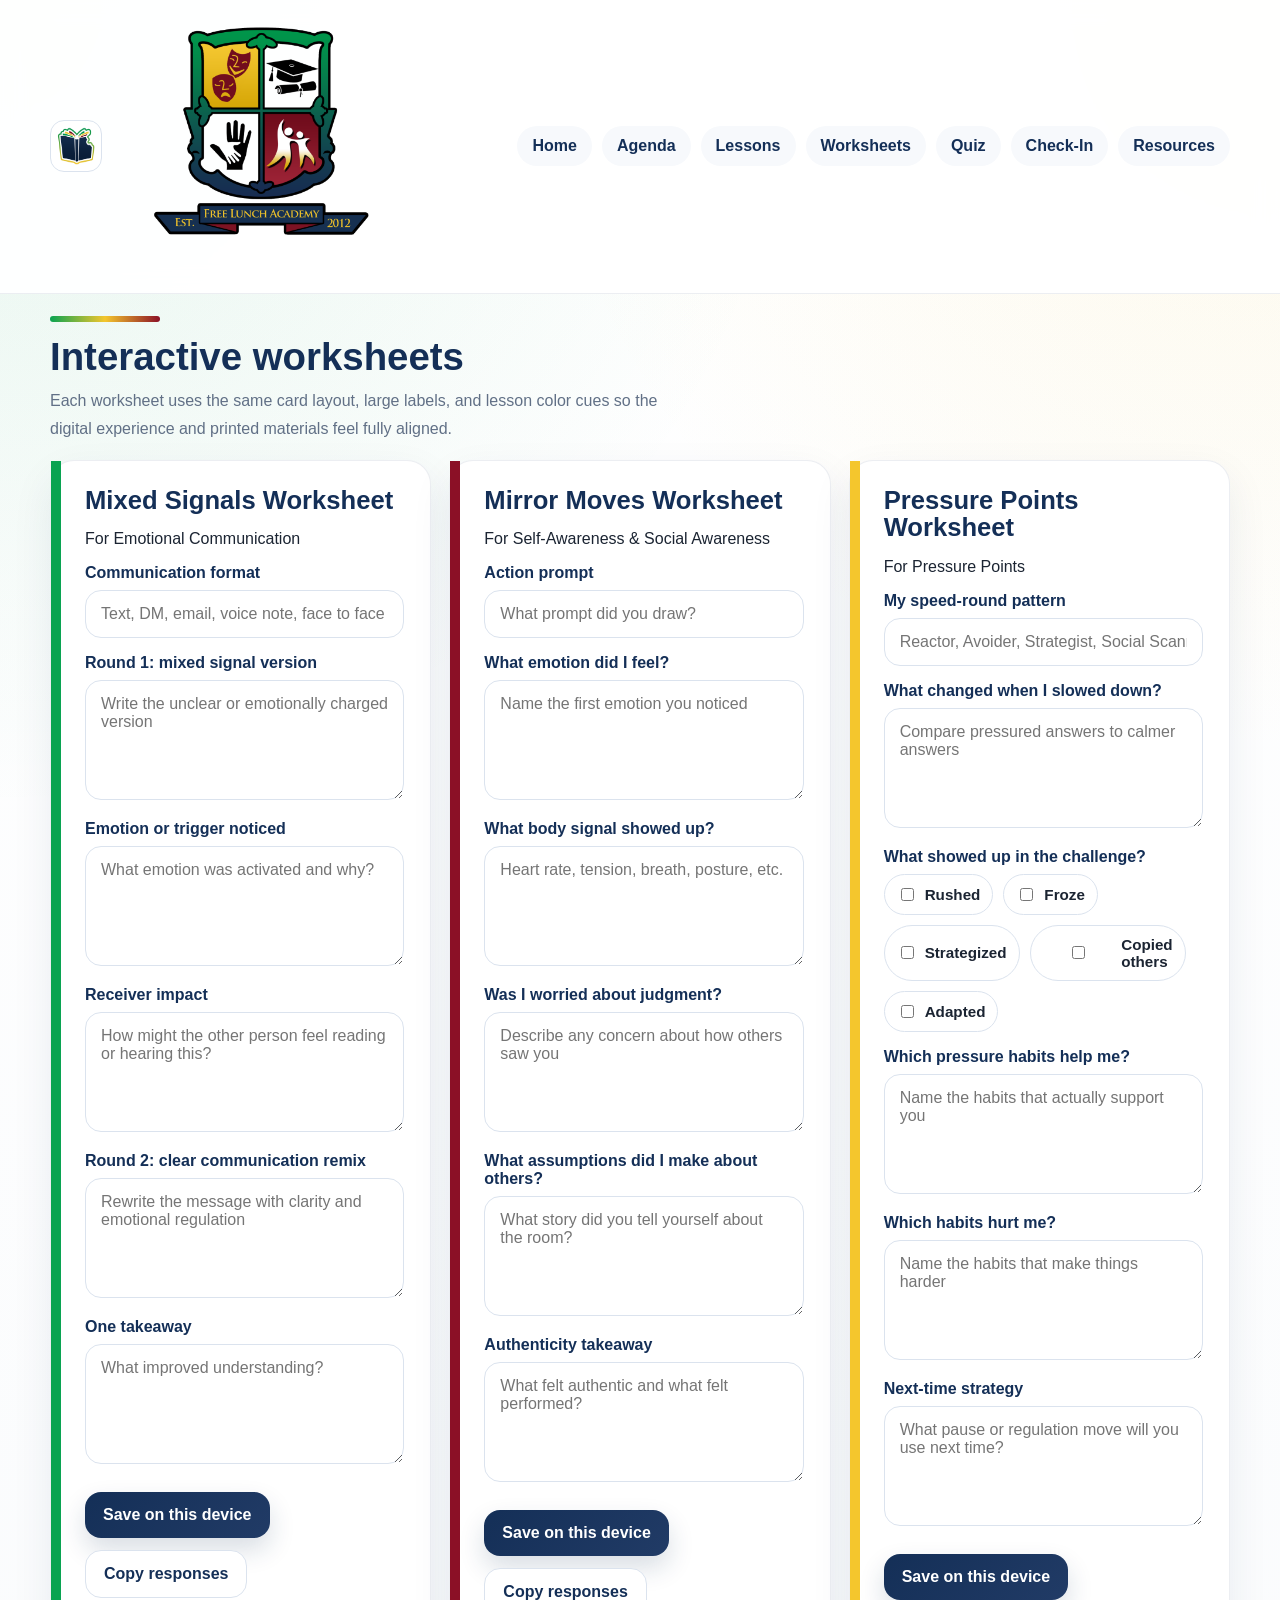
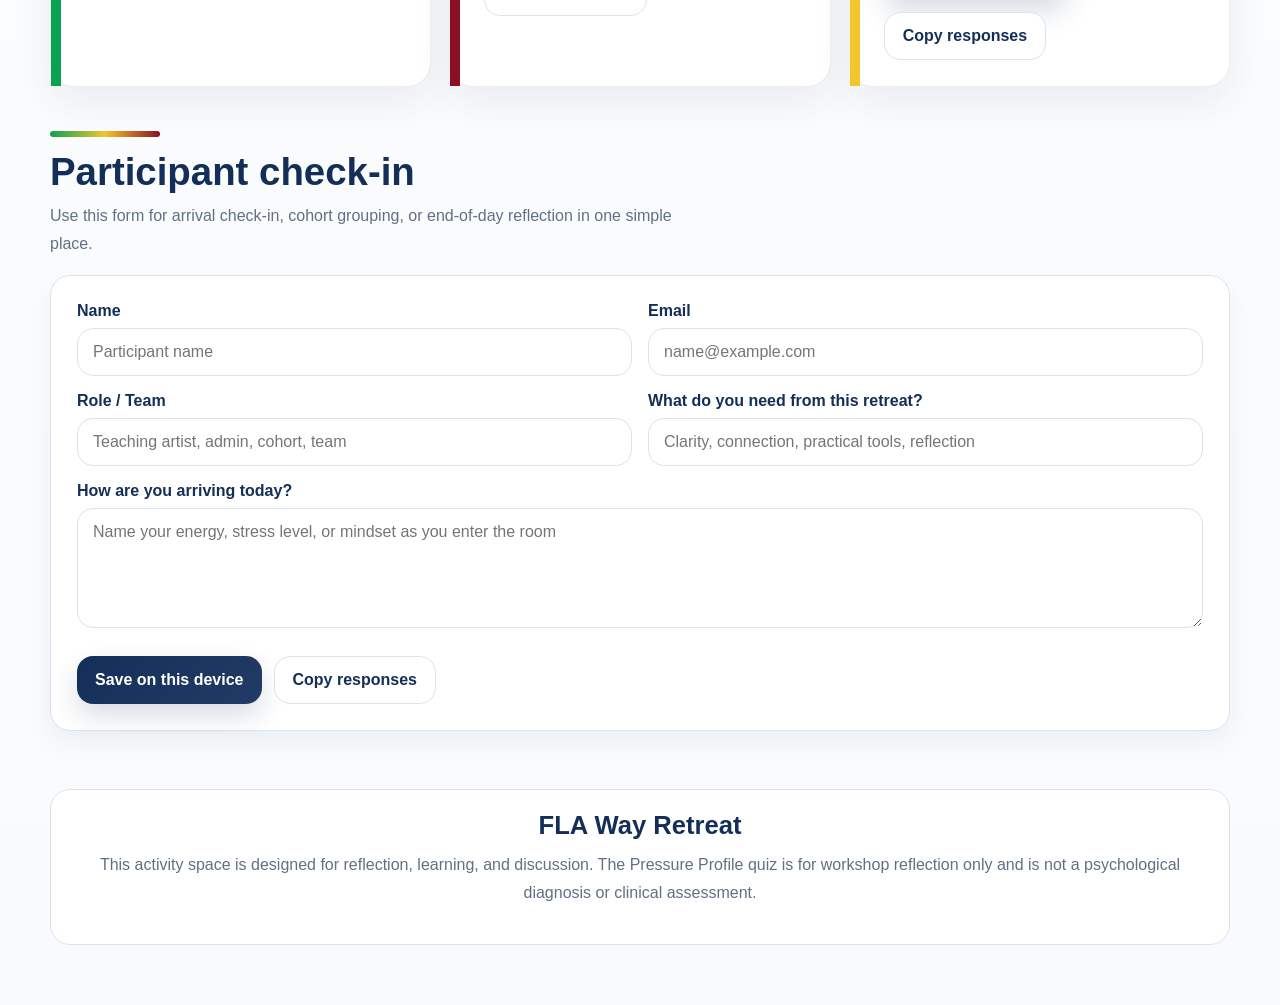
<file: index.html>
<!DOCTYPE html>
<html lang="en">
<head>
  <meta charset="UTF-8" />
  <meta name="viewport" content="width=device-width, initial-scale=1.0" />
  <title>FLA Way Retreat</title>
  <link rel="stylesheet" href="style.css" />
</head>
<body>
  <header class="topbar">
    <div class="container nav">
      <div class="brand">
        <img class="brand-mark" src="bookmark.png" ... /> 
        <img class="brand-wordmark" src="wordmark.png" ... /> 
      </div>
      <nav class="nav-links">
        <a href="index.html">Home</a>
        <a href="agenda.html">Agenda</a>
        <a href="lessons.html">Lessons</a>
        <a href="forms.html">Worksheets</a>
        <a href="quiz.html">Quiz</a>
        <a href="forms.html#checkin">Check-In</a>
        <a href="resources.html">Resources</a>
      </nav>
    </div>
  </header>

  <main class="container">
    <section class="section" id="worksheets">
      <div class="section-head">
        <div>
          <div class="accent-line"></div>
          <h2>Interactive worksheets</h2>
          <p>Each worksheet uses the same card layout, large labels, and lesson color cues so the digital experience and printed materials feel fully aligned.</p>
        </div>
      </div>
      <div class="forms-grid">
        <div class="worksheet-shell green panel">
          <h3>Mixed Signals Worksheet</h3>
          <p>For Emotional Communication</p>
          <form id="emotionalWorksheet" class="form-grid">
            <div>
              <label for="commFormat">Communication format</label>
              <input id="commFormat" name="communication_format" class="field" placeholder="Text, DM, email, voice note, face to face" />
            </div>
            <div>
              <label for="messyVersion">Round 1: mixed signal version</label>
              <textarea id="messyVersion" name="mixed_signal_version" placeholder="Write the unclear or emotionally charged version"></textarea>
            </div>
            <div>
              <label for="emotionTrigger">Emotion or trigger noticed</label>
              <textarea id="emotionTrigger" name="emotion_trigger" placeholder="What emotion was activated and why?"></textarea>
            </div>
            <div>
              <label for="receiverImpact">Receiver impact</label>
              <textarea id="receiverImpact" name="receiver_impact" placeholder="How might the other person feel reading or hearing this?"></textarea>
            </div>
            <div>
              <label for="clearRemix">Round 2: clear communication remix</label>
              <textarea id="clearRemix" name="clear_remix" placeholder="Rewrite the message with clarity and emotional regulation"></textarea>
            </div>
            <div>
              <label for="commTakeaway">One takeaway</label>
              <textarea id="commTakeaway" name="takeaway" placeholder="What improved understanding?"></textarea>
            </div>
          </form>
          <div class="actions">
            <button type="button" class="primary" id="saveEmotional">Save on this device</button>
            <button type="button" class="secondary" id="copyEmotional">Copy responses</button>
          </div>
          <div id="emotionalStatus" class="form-status"></div>
        </div>
        <div class="worksheet-shell burgundy panel">
          <h3>Mirror Moves Worksheet</h3>
          <p>For Self-Awareness & Social Awareness</p>
          <form id="awarenessWorksheet" class="form-grid">
            <div>
              <label for="actionPrompt">Action prompt</label>
              <input id="actionPrompt" name="action_prompt" class="field" placeholder="What prompt did you draw?" />
            </div>
            <div>
              <label for="feltEmotion">What emotion did I feel?</label>
              <textarea id="feltEmotion" name="felt_emotion" placeholder="Name the first emotion you noticed"></textarea>
            </div>
            <div>
              <label for="bodySignal">What body signal showed up?</label>
              <textarea id="bodySignal" name="body_signal" placeholder="Heart rate, tension, breath, posture, etc."></textarea>
            </div>
            <div>
              <label for="judgmentConcern">Was I worried about judgment?</label>
              <textarea id="judgmentConcern" name="judgment_concern" placeholder="Describe any concern about how others saw you"></textarea>
            </div>
            <div>
              <label for="assumptionMade">What assumptions did I make about others?</label>
              <textarea id="assumptionMade" name="assumption_made" placeholder="What story did you tell yourself about the room?"></textarea>
            </div>
            <div>
              <label for="authenticityTakeaway">Authenticity takeaway</label>
              <textarea id="authenticityTakeaway" name="authenticity_takeaway" placeholder="What felt authentic and what felt performed?"></textarea>
            </div>
          </form>
          <div class="actions">
            <button type="button" class="primary" id="saveAwareness">Save on this device</button>
            <button type="button" class="secondary" id="copyAwareness">Copy responses</button>
          </div>
          <div id="awarenessStatus" class="form-status"></div>
        </div>
        <div class="worksheet-shell gold panel">
          <h3>Pressure Points Worksheet</h3>
          <p>For Pressure Points</p>
          <form id="pressureWorksheet" class="form-grid">
            <div>
              <label for="speedPattern">My speed-round pattern</label>
              <input id="speedPattern" name="speed_pattern" class="field" placeholder="Reactor, Avoider, Strategist, Social Scanner" />
            </div>
            <div>
              <label for="pressureShift">What changed when I slowed down?</label>
              <textarea id="pressureShift" name="pressure_shift" placeholder="Compare pressured answers to calmer answers"></textarea>
            </div>
            <div>
              <label>What showed up in the challenge?</label>
              <div class="checkboxes">
                <label><input type="checkbox" name="challenge_pattern" value="Rushed" />Rushed</label>
                <label><input type="checkbox" name="challenge_pattern" value="Froze" />Froze</label>
                <label><input type="checkbox" name="challenge_pattern" value="Strategized" />Strategized</label>
                <label><input type="checkbox" name="challenge_pattern" value="Copied others" />Copied others</label>
                <label><input type="checkbox" name="challenge_pattern" value="Adapted" />Adapted</label>
              </div>
            </div>
            <div>
              <label for="pressureHelp">Which pressure habits help me?</label>
              <textarea id="pressureHelp" name="pressure_help" placeholder="Name the habits that actually support you"></textarea>
            </div>
            <div>
              <label for="pressureHurt">Which habits hurt me?</label>
              <textarea id="pressureHurt" name="pressure_hurt" placeholder="Name the habits that make things harder"></textarea>
            </div>
            <div>
              <label for="nextStrategy">Next-time strategy</label>
              <textarea id="nextStrategy" name="next_strategy" placeholder="What pause or regulation move will you use next time?"></textarea>
            </div>
          </form>
          <div class="actions">
            <button type="button" class="primary" id="savePressure">Save on this device</button>
            <button type="button" class="secondary" id="copyPressure">Copy responses</button>
          </div>
          <div id="pressureStatus" class="form-status"></div>
        </div>
      </div>
    </section>

    <section class="section" id="checkin">
      <div class="section-head">
        <div>
          <div class="accent-line"></div>
          <h2>Participant check-in</h2>
          <p>Use this form for arrival check-in, cohort grouping, or end-of-day reflection in one simple place.</p>
        </div>
      </div>
      <div class="form-card">
        <form id="checkinForm" class="form-grid two">
          <div>
            <label for="checkinName">Name</label>
            <input id="checkinName" name="name" class="field" placeholder="Participant name" />
          </div>
          <div>
            <label for="checkinEmail">Email</label>
            <input id="checkinEmail" name="email" class="field" type="email" placeholder="name@example.com" />
          </div>
          <div>
            <label for="checkinRole">Role / Team</label>
            <input id="checkinRole" name="role_team" class="field" placeholder="Teaching artist, admin, cohort, team" />
          </div>
          <div>
            <label for="checkinNeed">What do you need from this retreat?</label>
            <input id="checkinNeed" name="retreat_need" class="field" placeholder="Clarity, connection, practical tools, reflection" />
          </div>
          <div style="grid-column:1 / -1;">
            <label for="checkinArrival">How are you arriving today?</label>
            <textarea id="checkinArrival" name="arrival_state" placeholder="Name your energy, stress level, or mindset as you enter the room"></textarea>
          </div>
        </form>
        <div class="actions">
          <button type="button" class="primary" id="saveCheckin">Save on this device</button>
          <button type="button" class="secondary" id="copyCheckin">Copy responses</button>
        </div>
        <div id="checkinStatus" class="form-status"></div>
      </div>
    </section>
</main>

  <footer class="footer container">
    <div class="footer-box">
      <h3>FLA Way Retreat</h3>
      <p class="disclaimer">This activity space is designed for reflection, learning, and discussion. The Pressure Profile quiz is for workshop reflection only and is not a psychological diagnosis or clinical assessment.</p>
    </div>
  </footer>

  <script src="app.js"></script>
</body>
</html>
</file>
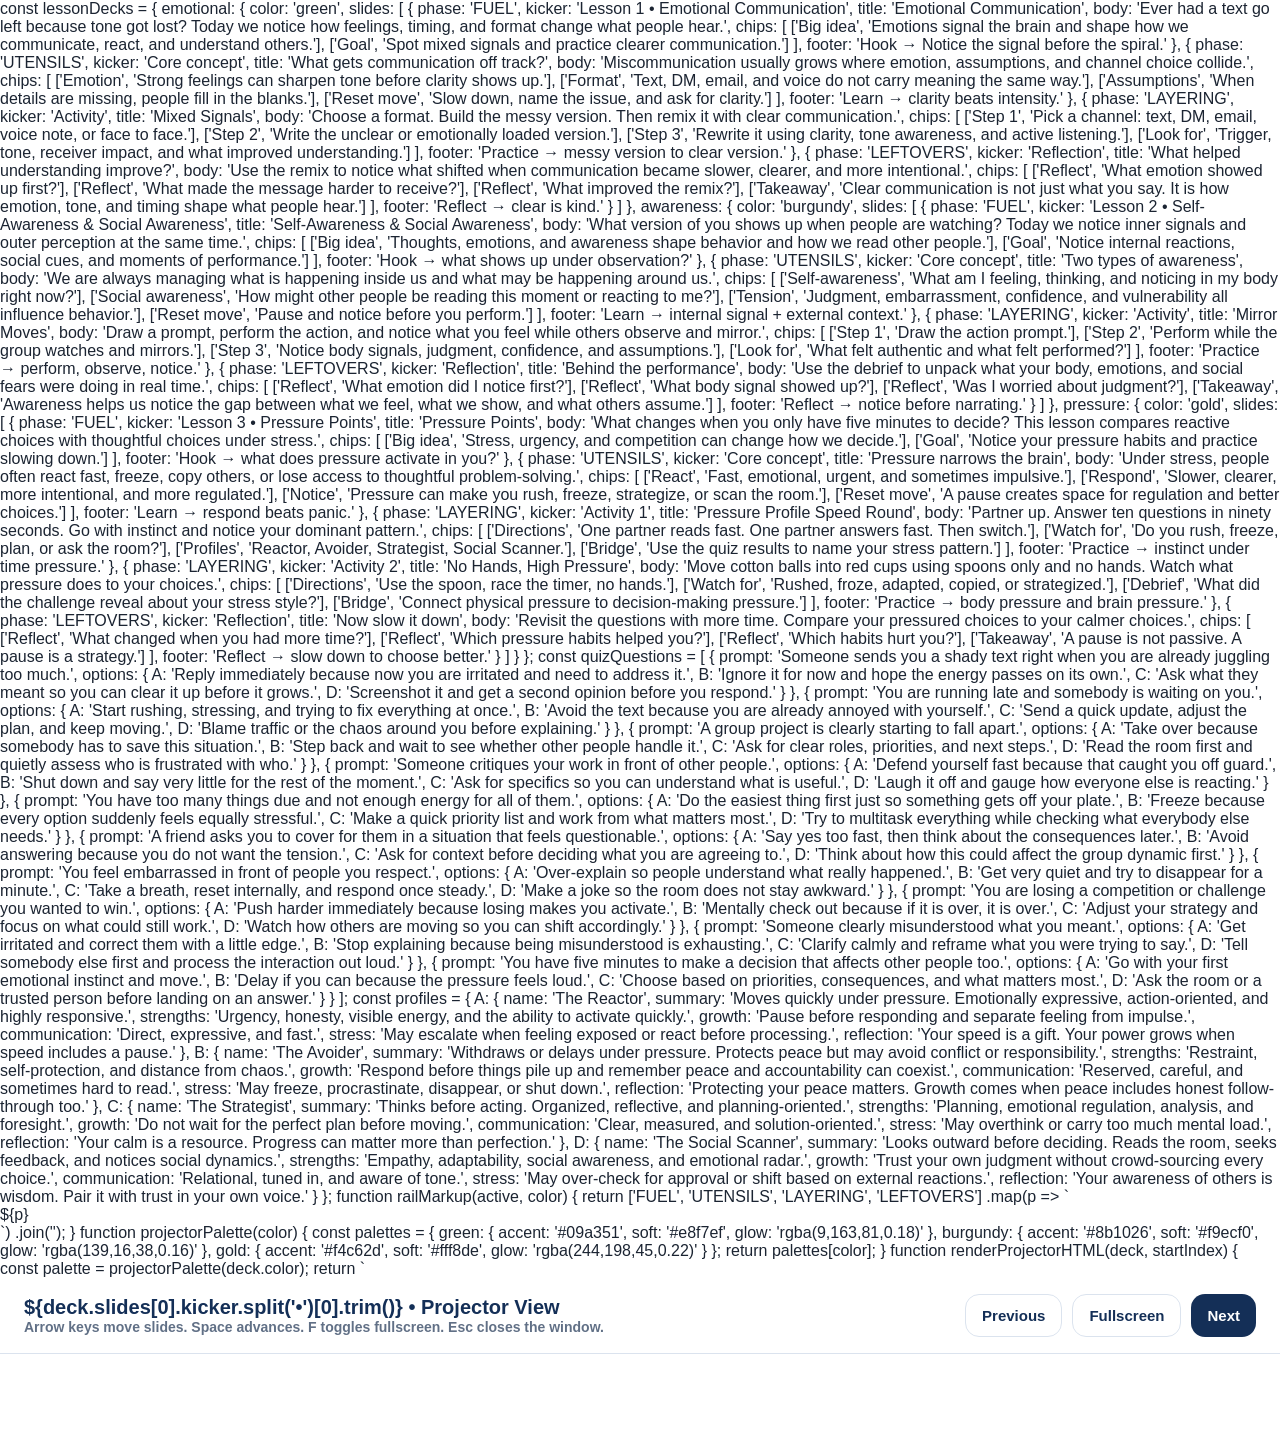
<file: forms.html>
const lessonDecks = {
  emotional: {
    color: 'green',
    slides: [
      {
        phase: 'FUEL',
        kicker: 'Lesson 1 • Emotional Communication',
        title: 'Emotional Communication',
        body: 'Ever had a text go left because tone got lost? Today we notice how feelings, timing, and format change what people hear.',
        chips: [
          ['Big idea', 'Emotions signal the brain and shape how we communicate, react, and understand others.'],
          ['Goal', 'Spot mixed signals and practice clearer communication.']
        ],
        footer: 'Hook → Notice the signal before the spiral.'
      },
      {
        phase: 'UTENSILS',
        kicker: 'Core concept',
        title: 'What gets communication off track?',
        body: 'Miscommunication usually grows where emotion, assumptions, and channel choice collide.',
        chips: [
          ['Emotion', 'Strong feelings can sharpen tone before clarity shows up.'],
          ['Format', 'Text, DM, email, and voice do not carry meaning the same way.'],
          ['Assumptions', 'When details are missing, people fill in the blanks.'],
          ['Reset move', 'Slow down, name the issue, and ask for clarity.']
        ],
        footer: 'Learn → clarity beats intensity.'
      },
      {
        phase: 'LAYERING',
        kicker: 'Activity',
        title: 'Mixed Signals',
        body: 'Choose a format. Build the messy version. Then remix it with clear communication.',
        chips: [
          ['Step 1', 'Pick a channel: text, DM, email, voice note, or face to face.'],
          ['Step 2', 'Write the unclear or emotionally loaded version.'],
          ['Step 3', 'Rewrite it using clarity, tone awareness, and active listening.'],
          ['Look for', 'Trigger, tone, receiver impact, and what improved understanding.']
        ],
        footer: 'Practice → messy version to clear version.'
      },
      {
        phase: 'LEFTOVERS',
        kicker: 'Reflection',
        title: 'What helped understanding improve?',
        body: 'Use the remix to notice what shifted when communication became slower, clearer, and more intentional.',
        chips: [
          ['Reflect', 'What emotion showed up first?'],
          ['Reflect', 'What made the message harder to receive?'],
          ['Reflect', 'What improved the remix?'],
          ['Takeaway', 'Clear communication is not just what you say. It is how emotion, tone, and timing shape what people hear.']
        ],
        footer: 'Reflect → clear is kind.'
      }
    ]
  },
  awareness: {
    color: 'burgundy',
    slides: [
      {
        phase: 'FUEL',
        kicker: 'Lesson 2 • Self-Awareness & Social Awareness',
        title: 'Self-Awareness & Social Awareness',
        body: 'What version of you shows up when people are watching? Today we notice inner signals and outer perception at the same time.',
        chips: [
          ['Big idea', 'Thoughts, emotions, and awareness shape behavior and how we read other people.'],
          ['Goal', 'Notice internal reactions, social cues, and moments of performance.']
        ],
        footer: 'Hook → what shows up under observation?' 
      },
      {
        phase: 'UTENSILS',
        kicker: 'Core concept',
        title: 'Two types of awareness',
        body: 'We are always managing what is happening inside us and what may be happening around us.',
        chips: [
          ['Self-awareness', 'What am I feeling, thinking, and noticing in my body right now?'],
          ['Social awareness', 'How might other people be reading this moment or reacting to me?'],
          ['Tension', 'Judgment, embarrassment, confidence, and vulnerability all influence behavior.'],
          ['Reset move', 'Pause and notice before you perform.']
        ],
        footer: 'Learn → internal signal + external context.'
      },
      {
        phase: 'LAYERING',
        kicker: 'Activity',
        title: 'Mirror Moves',
        body: 'Draw a prompt, perform the action, and notice what you feel while others observe and mirror.',
        chips: [
          ['Step 1', 'Draw the action prompt.'],
          ['Step 2', 'Perform while the group watches and mirrors.'],
          ['Step 3', 'Notice body signals, judgment, confidence, and assumptions.'],
          ['Look for', 'What felt authentic and what felt performed?']
        ],
        footer: 'Practice → perform, observe, notice.'
      },
      {
        phase: 'LEFTOVERS',
        kicker: 'Reflection',
        title: 'Behind the performance',
        body: 'Use the debrief to unpack what your body, emotions, and social fears were doing in real time.',
        chips: [
          ['Reflect', 'What emotion did I notice first?'],
          ['Reflect', 'What body signal showed up?'],
          ['Reflect', 'Was I worried about judgment?'],
          ['Takeaway', 'Awareness helps us notice the gap between what we feel, what we show, and what others assume.']
        ],
        footer: 'Reflect → notice before narrating.'
      }
    ]
  },
  pressure: {
    color: 'gold',
    slides: [
      {
        phase: 'FUEL',
        kicker: 'Lesson 3 • Pressure Points',
        title: 'Pressure Points',
        body: 'What changes when you only have five minutes to decide? This lesson compares reactive choices with thoughtful choices under stress.',
        chips: [
          ['Big idea', 'Stress, urgency, and competition can change how we decide.'],
          ['Goal', 'Notice your pressure habits and practice slowing down.']
        ],
        footer: 'Hook → what does pressure activate in you?'
      },
      {
        phase: 'UTENSILS',
        kicker: 'Core concept',
        title: 'Pressure narrows the brain',
        body: 'Under stress, people often react fast, freeze, copy others, or lose access to thoughtful problem-solving.',
        chips: [
          ['React', 'Fast, emotional, urgent, and sometimes impulsive.'],
          ['Respond', 'Slower, clearer, more intentional, and more regulated.'],
          ['Notice', 'Pressure can make you rush, freeze, strategize, or scan the room.'],
          ['Reset move', 'A pause creates space for regulation and better choices.']
        ],
        footer: 'Learn → respond beats panic.'
      },
      {
        phase: 'LAYERING',
        kicker: 'Activity 1',
        title: 'Pressure Profile Speed Round',
        body: 'Partner up. Answer ten questions in ninety seconds. Go with instinct and notice your dominant pattern.',
        chips: [
          ['Directions', 'One partner reads fast. One partner answers fast. Then switch.'],
          ['Watch for', 'Do you rush, freeze, plan, or ask the room?'],
          ['Profiles', 'Reactor, Avoider, Strategist, Social Scanner.'],
          ['Bridge', 'Use the quiz results to name your stress pattern.']
        ],
        footer: 'Practice → instinct under time pressure.'
      },
      {
        phase: 'LAYERING',
        kicker: 'Activity 2',
        title: 'No Hands, High Pressure',
        body: 'Move cotton balls into red cups using spoons only and no hands. Watch what pressure does to your choices.',
        chips: [
          ['Directions', 'Use the spoon, race the timer, no hands.'],
          ['Watch for', 'Rushed, froze, adapted, copied, or strategized.'],
          ['Debrief', 'What did the challenge reveal about your stress style?'],
          ['Bridge', 'Connect physical pressure to decision-making pressure.']
        ],
        footer: 'Practice → body pressure and brain pressure.'
      },
      {
        phase: 'LEFTOVERS',
        kicker: 'Reflection',
        title: 'Now slow it down',
        body: 'Revisit the questions with more time. Compare your pressured choices to your calmer choices.',
        chips: [
          ['Reflect', 'What changed when you had more time?'],
          ['Reflect', 'Which pressure habits helped you?'],
          ['Reflect', 'Which habits hurt you?'],
          ['Takeaway', 'A pause is not passive. A pause is a strategy.']
        ],
        footer: 'Reflect → slow down to choose better.'
      }
    ]
  }
};

const quizQuestions = [
  { prompt: 'Someone sends you a shady text right when you are already juggling too much.', options: { A: 'Reply immediately because now you are irritated and need to address it.', B: 'Ignore it for now and hope the energy passes on its own.', C: 'Ask what they meant so you can clear it up before it grows.', D: 'Screenshot it and get a second opinion before you respond.' } },
  { prompt: 'You are running late and somebody is waiting on you.', options: { A: 'Start rushing, stressing, and trying to fix everything at once.', B: 'Avoid the text because you are already annoyed with yourself.', C: 'Send a quick update, adjust the plan, and keep moving.', D: 'Blame traffic or the chaos around you before explaining.' } },
  { prompt: 'A group project is clearly starting to fall apart.', options: { A: 'Take over because somebody has to save this situation.', B: 'Step back and wait to see whether other people handle it.', C: 'Ask for clear roles, priorities, and next steps.', D: 'Read the room first and quietly assess who is frustrated with who.' } },
  { prompt: 'Someone critiques your work in front of other people.', options: { A: 'Defend yourself fast because that caught you off guard.', B: 'Shut down and say very little for the rest of the moment.', C: 'Ask for specifics so you can understand what is useful.', D: 'Laugh it off and gauge how everyone else is reacting.' } },
  { prompt: 'You have too many things due and not enough energy for all of them.', options: { A: 'Do the easiest thing first just so something gets off your plate.', B: 'Freeze because every option suddenly feels equally stressful.', C: 'Make a quick priority list and work from what matters most.', D: 'Try to multitask everything while checking what everybody else needs.' } },
  { prompt: 'A friend asks you to cover for them in a situation that feels questionable.', options: { A: 'Say yes too fast, then think about the consequences later.', B: 'Avoid answering because you do not want the tension.', C: 'Ask for context before deciding what you are agreeing to.', D: 'Think about how this could affect the group dynamic first.' } },
  { prompt: 'You feel embarrassed in front of people you respect.', options: { A: 'Over-explain so people understand what really happened.', B: 'Get very quiet and try to disappear for a minute.', C: 'Take a breath, reset internally, and respond once steady.', D: 'Make a joke so the room does not stay awkward.' } },
  { prompt: 'You are losing a competition or challenge you wanted to win.', options: { A: 'Push harder immediately because losing makes you activate.', B: 'Mentally check out because if it is over, it is over.', C: 'Adjust your strategy and focus on what could still work.', D: 'Watch how others are moving so you can shift accordingly.' } },
  { prompt: 'Someone clearly misunderstood what you meant.', options: { A: 'Get irritated and correct them with a little edge.', B: 'Stop explaining because being misunderstood is exhausting.', C: 'Clarify calmly and reframe what you were trying to say.', D: 'Tell somebody else first and process the interaction out loud.' } },
  { prompt: 'You have five minutes to make a decision that affects other people too.', options: { A: 'Go with your first emotional instinct and move.', B: 'Delay if you can because the pressure feels loud.', C: 'Choose based on priorities, consequences, and what matters most.', D: 'Ask the room or a trusted person before landing on an answer.' } }
];

const profiles = {
  A: { name: 'The Reactor', summary: 'Moves quickly under pressure. Emotionally expressive, action-oriented, and highly responsive.', strengths: 'Urgency, honesty, visible energy, and the ability to activate quickly.', growth: 'Pause before responding and separate feeling from impulse.', communication: 'Direct, expressive, and fast.', stress: 'May escalate when feeling exposed or react before processing.', reflection: 'Your speed is a gift. Your power grows when speed includes a pause.' },
  B: { name: 'The Avoider', summary: 'Withdraws or delays under pressure. Protects peace but may avoid conflict or responsibility.', strengths: 'Restraint, self-protection, and distance from chaos.', growth: 'Respond before things pile up and remember peace and accountability can coexist.', communication: 'Reserved, careful, and sometimes hard to read.', stress: 'May freeze, procrastinate, disappear, or shut down.', reflection: 'Protecting your peace matters. Growth comes when peace includes honest follow-through too.' },
  C: { name: 'The Strategist', summary: 'Thinks before acting. Organized, reflective, and planning-oriented.', strengths: 'Planning, emotional regulation, analysis, and foresight.', growth: 'Do not wait for the perfect plan before moving.', communication: 'Clear, measured, and solution-oriented.', stress: 'May overthink or carry too much mental load.', reflection: 'Your calm is a resource. Progress can matter more than perfection.' },
  D: { name: 'The Social Scanner', summary: 'Looks outward before deciding. Reads the room, seeks feedback, and notices social dynamics.', strengths: 'Empathy, adaptability, social awareness, and emotional radar.', growth: 'Trust your own judgment without crowd-sourcing every choice.', communication: 'Relational, tuned in, and aware of tone.', stress: 'May over-check for approval or shift based on external reactions.', reflection: 'Your awareness of others is wisdom. Pair it with trust in your own voice.' }
};

function railMarkup(active, color) {
  return ['FUEL', 'UTENSILS', 'LAYERING', 'LEFTOVERS']
    .map(p => `<span class="rail-pill ${p === active ? `active ${color}` : ''}">${p}</span>`)
    .join('');
}

function projectorPalette(color) {
  const palettes = {
    green: { accent: '#09a351', soft: '#e8f7ef', glow: 'rgba(9,163,81,0.18)' },
    burgundy: { accent: '#8b1026', soft: '#f9ecf0', glow: 'rgba(139,16,38,0.16)' },
    gold: { accent: '#f4c62d', soft: '#fff8de', glow: 'rgba(244,198,45,0.22)' }
  };
  return palettes[color];
}

function renderProjectorHTML(deck, startIndex) {
  const palette = projectorPalette(deck.color);
  return `<!DOCTYPE html>
<html lang="en">
<head>
<meta charset="UTF-8" />
<meta name="viewport" content="width=device-width, initial-scale=1.0" />
<title>${deck.slides[0].kicker} • Projector View</title>
<style>
  :root { --navy:#142f57; --ink:#1b2432; --muted:#617086; --line:#dbe3ee; --accent:${palette.accent}; --soft:${palette.soft}; --glow:${palette.glow}; }
  * { box-sizing:border-box; }
  html, body { margin:0; height:100%; font-family: Arial, Calibri, Aptos, Inter, "Segoe UI", sans-serif; background:radial-gradient(circle at top left, var(--glow), rgba(255,255,255,0) 32%), linear-gradient(180deg, #edf3f9 0%, #f8fbff 100%); color:var(--ink); }
  body { display:grid; grid-template-rows:auto 1fr auto; }
  .top { display:flex; justify-content:space-between; align-items:center; gap:16px; padding:16px 24px; background:rgba(255,255,255,0.88); backdrop-filter:blur(14px); border-bottom:1px solid var(--line); }
  .title { color:var(--navy); font-weight:900; font-size:20px; }
  .hint { color:var(--muted); font-size:14px; font-weight:700; }
  .controls { display:flex; gap:10px; flex-wrap:wrap; }
  button { border:none; border-radius:14px; padding:12px 16px; font-weight:800; cursor:pointer; font-size:15px; }
  .primary { background:var(--navy); color:#fff; }
  .secondary { background:#fff; color:var(--navy); border:1px solid var(--line); }
  .frame { display:grid; place-items:center; padding:24px; }
  .slide { width:min(95vw, 1540px); aspect-ratio:16 / 9; background:#fff; border:1px solid var(--line); border-radius:34px; box-shadow:0 30px 70px rgba(20,47,87,0.14); position:relative; overflow:hidden; padding:42px 48px 36px 56px; animation:fadeLift .28s ease; }
  .slide::before { content:""; position:absolute; inset:0 auto 0 0; width:18px; background:linear-gradient(180deg, var(--accent), color-mix(in srgb, var(--accent) 55%, white)); }
  .slide::after { content:""; position:absolute; right:-20px; top:-26px; width:300px; height:300px; border-radius:50%; background:radial-gradient(circle, var(--glow), rgba(255,255,255,0)); }
  .corner { position:absolute; right:40px; bottom:34px; width:180px; height:180px; border-radius:28px; transform:rotate(16deg); background:linear-gradient(180deg, color-mix(in srgb, var(--accent) 10%, white), rgba(255,255,255,0)); opacity:.75; }
  .progress { position:absolute; left:0; right:0; bottom:0; height:10px; background:#eef3f7; }
  .progress > span { display:block; height:100%; background:linear-gradient(90deg, var(--accent), color-mix(in srgb, var(--accent) 55%, white)); border-radius:0 999px 999px 0; }
  .rail { display:flex; flex-wrap:wrap; gap:10px; position:relative; z-index:2; }
  .rail span { padding:10px 14px; border-radius:999px; border:1px solid var(--line); background:#fff; font-size:14px; font-weight:900; color:var(--muted); }
  .rail span.active { background:var(--soft); color:var(--accent); border-color:color-mix(in srgb, var(--accent) 26%, white); }
  .kicker { margin-top:24px; color:var(--muted); font-size:15px; font-weight:900; letter-spacing:.08em; text-transform:uppercase; position:relative; z-index:2; }
  .header { display:flex; justify-content:space-between; gap:20px; align-items:flex-start; position:relative; z-index:2; }
  .phase { padding:10px 14px; border-radius:999px; background:#fff; border:1px solid var(--line); color:var(--navy); font-weight:900; font-size:14px; }
  .slide h1 { margin:12px 0 0; color:var(--navy); font-size:clamp(50px, 4.6vw, 82px); line-height:.98; letter-spacing:-.03em; max-width:10ch; position:relative; z-index:2; }
  .body { margin-top:24px; font-size:clamp(30px, 2.2vw, 42px); line-height:1.28; max-width:21ch; color:var(--ink); position:relative; z-index:2; font-weight:700; }
  .grid { display:grid; grid-template-columns:repeat(2, minmax(0,1fr)); gap:18px; margin-top:28px; position:relative; z-index:2; }
  .chip { border-radius:22px; border:1px solid var(--line); background:linear-gradient(180deg, #fff 0%, var(--soft) 100%); padding:22px; box-shadow:0 10px 28px rgba(20,47,87,0.05); }
  .chip strong { display:block; color:var(--navy); font-size:24px; margin-bottom:8px; }
  .chip div { color:var(--ink); font-size:23px; line-height:1.35; }
  .footer { margin-top:24px; padding-top:18px; border-top:1px solid var(--line); display:flex; justify-content:space-between; gap:12px; color:var(--muted); font-weight:800; font-size:18px; position:relative; z-index:2; }
  .bottom { padding:14px 24px 20px; color:var(--muted); font-weight:800; display:flex; justify-content:space-between; gap:12px; }
  @keyframes fadeLift { from { opacity:0; transform:translateY(12px); } to { opacity:1; transform:translateY(0); } }
  @media (max-width: 1080px) {
    .slide { width:min(96vw, 1540px); padding:30px 30px 28px 38px; }
    .grid { grid-template-columns:1fr; }
    .slide h1 { max-width:100%; }
    .body { max-width:100%; }
  }
</style>
</head>
<body>
  <div class="top">
    <div>
      <div class="title">${deck.slides[0].kicker.split('•')[0].trim()} • Projector View</div>
      <div class="hint">Arrow keys move slides. Space advances. F toggles fullscreen. Esc closes the window.</div>
    </div>
    <div class="controls">
      <button class="secondary" id="prevBtn">Previous</button>
      <button class="secondary" id="fullBtn">Fullscreen</button>
      <button class="primary" id="nextBtn">Next</button>
    </div>
  </div>
  <div class="frame"><div id="app"></div></div>
  <div class="bottom"><span id="count"></span><span id="progressText"></span></div>
<script>
const deck = ${JSON.stringify(deck)};
let index = ${startIndex};
function escapeHtml(value) {
  return String(value)
    .replace(/&/g, '&amp;')
    .replace(/</g, '&lt;')
    .replace(/>/g, '&gt;')
    .replace(/"/g, '&quot;')
    .replace(/'/g, '&#39;');
}
function rail(active) {
  return ['FUEL','UTENSILS','LAYERING','LEFTOVERS']
    .map(p => '<span class="' + (p === active ? 'active' : '') + '">' + p + '</span>')
    .join('');
}
function render() {
  const slide = deck.slides[index];
  const pct = ((index + 1) / deck.slides.length) * 100;
  document.getElementById('app').innerHTML =
    '<div class="slide">' +
      '<div class="rail">' + rail(slide.phase) + '</div>' +
      '<div class="kicker">' + escapeHtml(slide.kicker) + '</div>' +
      '<div class="header"><h1>' + escapeHtml(slide.title) + '</h1><span class="phase">' + escapeHtml(slide.phase) + '</span></div>' +
      '<div class="body">' + escapeHtml(slide.body) + '</div>' +
      '<div class="grid">' + slide.chips.map(ch => '<div class="chip"><strong>' + escapeHtml(ch[0]) + '</strong><div>' + escapeHtml(ch[1]) + '</div></div>').join('') + '</div>' +
      '<div class="footer"><span>' + escapeHtml(slide.footer) + '</span><span>FULL Framework</span></div>' +
      '<div class="corner"></div>' +
      '<div class="progress"><span style="width:' + pct + '%"></span></div>' +
    '</div>';
  document.getElementById('count').textContent = 'Slide ' + (index + 1) + ' of ' + deck.slides.length;
  document.getElementById('progressText').textContent = slide.phase + ' • ' + slide.title;
}
function next() { index = (index + 1) % deck.slides.length; render(); }
function prev() { index = (index - 1 + deck.slides.length) % deck.slides.length; render(); }
async function toggleFullscreen() {
  if (!document.fullscreenElement) {
    await document.documentElement.requestFullscreen?.();
  } else {
    await document.exitFullscreen?.();
  }
}
document.getElementById('nextBtn').addEventListener('click', next);
document.getElementById('prevBtn').addEventListener('click', prev);
document.getElementById('fullBtn').addEventListener('click', toggleFullscreen);
document.addEventListener('keydown', event => {
  if (event.key === 'ArrowRight' || event.key === ' ') { event.preventDefault(); next(); }
  if (event.key === 'ArrowLeft') { event.preventDefault(); prev(); }
  if (event.key.toLowerCase() === 'f') { event.preventDefault(); toggleFullscreen(); }
  if (event.key === 'Escape' && !document.fullscreenElement) { window.close(); }
});
document.addEventListener('click', event => {
  const target = event.target;
  if (!target.closest('button')) next();
});
render();
<\/script>
</body>
</html>`;
}

function openProjectorWindow(deck, startIndex = 0) {
  const popup = window.open('', '_blank', 'popup=yes,width=1600,height=950');
  if (!popup) return;
  popup.document.open();
  popup.document.write(renderProjectorHTML(deck, startIndex));
  popup.document.close();
  popup.focus();
}

function buildLessonSlides() {
  document.querySelectorAll('[data-deck]').forEach(shell => {
    const key = shell.dataset.deck;
    const deck = lessonDecks[key];
    const stage = shell.querySelector('.slide-stage');
    const dots = shell.querySelector('.dot-row');
    const counter = shell.querySelector('.slide-counter');
    const projectorButton = shell.querySelector('[data-projector]');
    let index = 0;

    function render() {
      stage.innerHTML = deck.slides.map((slide, i) => `
        <article class="slide-card projectable ${deck.color} ${i === index ? 'active' : ''}" aria-label="${slide.title}">
          <div class="framework-rail">${railMarkup(slide.phase, deck.color)}</div>
          <div class="slide-head">
            <div>
              <div class="slide-kicker">${slide.kicker}</div>
              <div class="slide-title">${slide.title}</div>
            </div>
            <span class="badge">${slide.phase}</span>
          </div>
          <div class="slide-body">${slide.body}</div>
          <div class="slide-grid">
            ${slide.chips.map(ch => `<div class="slide-chip ${deck.color}"><strong>${ch[0]}</strong><div>${ch[1]}</div></div>`).join('')}
          </div>
          <div class="slide-footer"><span>${slide.footer}</span><span>Click slide to project</span></div>
        </article>
      `).join('');
      dots.innerHTML = deck.slides.map((_, i) => `<span class="dot ${i === index ? `active ${deck.color}` : ''}"></span>`).join('');
      counter.textContent = `Slide ${index + 1} of ${deck.slides.length}`;
    }

    shell.querySelector('[data-prev]').addEventListener('click', () => {
      index = (index - 1 + deck.slides.length) % deck.slides.length;
      render();
    });
    shell.querySelector('[data-next]').addEventListener('click', () => {
      index = (index + 1) % deck.slides.length;
      render();
    });
    if (projectorButton) {
      projectorButton.addEventListener('click', () => openProjectorWindow(deck, index));
    }
    stage.addEventListener('click', () => openProjectorWindow(deck, index));
    if (!shell.querySelector('.slide-hint')) {
      shell.insertAdjacentHTML('beforeend', '<div class="slide-hint">Click the slide or use Open projector view to launch a large projection window.</div>');
    }

    render();
  });
}

function saveForm(formId, statusId) {
  const form = document.getElementById(formId);
  const status = document.getElementById(statusId);
  const data = Object.fromEntries(new FormData(form).entries());
  localStorage.setItem(formId, JSON.stringify(data));
  status.textContent = 'Saved on this device.';
  status.classList.add('show');
}

function loadForm(formId) {
  const stored = localStorage.getItem(formId);
  if (!stored) return;
  const form = document.getElementById(formId);
  const data = JSON.parse(stored);
  Object.entries(data).forEach(([key, value]) => {
    const field = form.elements[key];
    if (!field) return;
    if (field.type === 'checkbox') {
      const values = Array.isArray(value) ? value : [value];
      values.forEach(v => {
        const box = form.querySelector(`[name="${key}"][value="${v}"]`);
        if (box) box.checked = true;
      });
    } else {
      field.value = value;
    }
  });
}

function collectFormText(form) {
  const data = new FormData(form);
  const lines = [];
  for (const [key, value] of data.entries()) {
    lines.push(`${key}: ${value}`);
  }
  return lines.join('\n');
}

function attachFormTools(formId, saveId, copyId, statusId) {
  const form = document.getElementById(formId);
  document.getElementById(saveId).addEventListener('click', () => saveForm(formId, statusId));
  document.getElementById(copyId).addEventListener('click', async () => {
    const status = document.getElementById(statusId);
    try {
      await navigator.clipboard.writeText(collectFormText(form));
      status.textContent = 'Copied to clipboard.';
      status.classList.add('show');
    } catch {
      status.textContent = 'Copy was blocked on this device.';
      status.classList.add('show');
    }
  });
}

function buildQuiz() {
  const form = document.getElementById('quizForm');
  form.innerHTML = quizQuestions.map((q, i) => `
    <section class="question">
      <h4>${i + 1}. ${q.prompt}</h4>
      <div class="options">
        ${Object.entries(q.options).map(([k, v]) => `
          <div class="option">
            <input type="radio" id="q${i}${k}" name="q${i}" value="${k}" />
            <label for="q${i}${k}" data-choice="${k}">${v}</label>
          </div>
        `).join('')}
      </div>
    </section>
  `).join('');

  const timer = document.getElementById('timer');
  const timerNote = document.getElementById('timerNote');
  let seconds = 90;
  let handle = null;

  function renderTimer() {
    timer.textContent = `${String(Math.floor(seconds / 60)).padStart(2, '0')}:${String(seconds % 60).padStart(2, '0')}`;
  }
  renderTimer();

  document.getElementById('startTimer').addEventListener('click', () => {
    if (handle) return;
    timerNote.textContent = 'Go with your gut and keep it moving.';
    handle = setInterval(() => {
      seconds -= 1;
      renderTimer();
      if (seconds <= 10 && seconds > 0) timerNote.textContent = `Wrap it up, ${seconds} seconds left.`;
      if (seconds <= 0) {
        clearInterval(handle);
        handle = null;
        timerNote.textContent = 'Time. Finish your last answer and check your result.';
      }
    }, 1000);
  });

  document.getElementById('resetTimer').addEventListener('click', () => {
    clearInterval(handle);
    handle = null;
    seconds = 90;
    renderTimer();
    timerNote.textContent = 'Fast is fine. Honest is better.';
  });

  form.addEventListener('submit', event => {
    event.preventDefault();
    const answers = quizQuestions.map((_, i) => {
      const checked = form.querySelector(`input[name="q${i}"]:checked`);
      return checked ? checked.value : null;
    });
    const status = document.getElementById('quizStatus');
    if (answers.includes(null)) {
      status.textContent = `Please answer question ${answers.findIndex(a => a === null) + 1} before viewing the result.`;
      status.classList.add('show');
      return;
    }
    status.classList.remove('show');
    const counts = { A: 0, B: 0, C: 0, D: 0 };
    answers.forEach(a => counts[a] += 1);
    const sorted = Object.entries(counts).sort((a,b) => b[1] - a[1]);
    const top = sorted[0][1];
    let dominant = sorted.filter(([,v]) => v === top).map(([k]) => k);
    dominant = dominant.length === 1 ? dominant[0] : [...answers].reverse().find(a => dominant.includes(a));
    const profile = profiles[dominant];

    document.getElementById('quizResult').classList.add('show');
    document.getElementById('dominantProfile').textContent = `${profile.name}`;
    document.getElementById('profileSummary').textContent = profile.summary;
    document.getElementById('profileDetails').innerHTML = `
      <li><strong>Strengths under pressure:</strong> ${profile.strengths}</li>
      <li><strong>Growth areas:</strong> ${profile.growth}</li>
      <li><strong>Communication style:</strong> ${profile.communication}</li>
      <li><strong>Stress tendencies:</strong> ${profile.stress}</li>
      <li><strong>Encouraging reflection:</strong> ${profile.reflection}</li>
    `;
    const labels = {A:'A • Reactor', B:'B • Avoider', C:'C • Strategist', D:'D • Social Scanner'};
    document.getElementById('scoreBreakdown').innerHTML = ['A','B','C','D'].map(letter => {
      const pct = Math.round((counts[letter] / quizQuestions.length) * 100);
      return `
        <div class="score-row">
          <div class="score-top"><span>${labels[letter]}</span><span>${counts[letter]} / ${quizQuestions.length}</span></div>
          <div class="bar"><span class="bar-${letter.toLowerCase()}" style="width:${pct}%"></span></div>
        </div>
      `;
    }).join('');
    document.getElementById('quizResult').scrollIntoView({behavior:'smooth', block:'start'});
  });

  document.getElementById('quizReset').addEventListener('click', () => {
    form.reset();
    document.getElementById('quizStatus').classList.remove('show');
    document.getElementById('quizResult').classList.remove('show');
  });
}

function setupNavHighlight() {
  const sections = document.querySelectorAll('section[id]');
  const links = document.querySelectorAll('.nav-links a');
  const observer = new IntersectionObserver(entries => {
    entries.forEach(entry => {
      if (!entry.isIntersecting) return;
      links.forEach(link => link.classList.toggle('active', link.getAttribute('href') === `#${entry.target.id}`));
    });
  }, { rootMargin: '-30% 0px -60% 0px', threshold: 0 });
  sections.forEach(sec => observer.observe(sec));
}

buildLessonSlides();
buildQuiz();
['checkinForm','emotionalWorksheet','awarenessWorksheet','pressureWorksheet'].forEach(loadForm);
attachFormTools('checkinForm','saveCheckin','copyCheckin','checkinStatus');
attachFormTools('emotionalWorksheet','saveEmotional','copyEmotional','emotionalStatus');
attachFormTools('awarenessWorksheet','saveAwareness','copyAwareness','awarenessStatus');
attachFormTools('pressureWorksheet','savePressure','copyPressure','pressureStatus');
setupNavHighlight();
</file>
<file: style.css>
:root {
  --navy: #142f57;
  --navy-2: #213b66;
  --green: #09a351;
  --green-soft: #e8f7ef;
  --burgundy: #8b1026;
  --burgundy-soft: #f9ecf0;
  --gold: #f4c62d;
  --gold-soft: #fff8de;
  --ink: #1b2432;
  --muted: #617086;
  --line: #dbe3ee;
  --bg: #ffffff;
  --bg-soft: #f7f9fc;
  --card: #ffffff;
  --radius: 24px;
  --radius-sm: 16px;
  --shadow: 0 16px 40px rgba(20, 47, 87, 0.08);
  --font: Aptos, "Avenir Next", "Segoe UI", Arial, sans-serif;
}

* { box-sizing: border-box; }
html { scroll-behavior: smooth; }
body {
  margin: 0;
  font-family: var(--font);
  color: var(--ink);
  background:
    radial-gradient(circle at top left, rgba(9,163,81,0.10), transparent 28%),
    radial-gradient(circle at top right, rgba(244,198,45,0.10), transparent 26%),
    linear-gradient(180deg, #fff 0%, #f8fafc 100%);
}
img { max-width: 100%; display: block; }
a { color: inherit; text-decoration: none; }
button, input, textarea, select { font: inherit; }

.container {
  width: min(1180px, calc(100% - 32px));
  margin: 0 auto;
}

.topbar {
  position: sticky;
  top: 0;
  z-index: 50;
  background: rgba(255,255,255,0.94);
  backdrop-filter: blur(12px);
  border-bottom: 1px solid rgba(20,47,87,0.08);
}
.nav {
  display: flex;
  align-items: center;
  justify-content: space-between;
  gap: 20px;
  padding: 14px 0;
}
.brand {
  display: flex;
  align-items: center;
  gap: 12px;
  min-width: 0;
}
.brand-mark {
  width: 52px;
  height: 52px;
  padding: 6px;
  border-radius: 14px;
  border: 1px solid var(--line);
  background: #fff;
}
.brand-wordmark {
  width: min(300px, 40vw);
  min-width: 180px;
}
.nav-links {
  display: flex;
  gap: 10px;
  flex-wrap: wrap;
  justify-content: flex-end;
}
.nav-links a {
  padding: 10px 14px;
  border-radius: 999px;
  background: var(--bg-soft);
  font-weight: 800;
  color: var(--navy);
  border: 1px solid transparent;
}
.nav-links a:hover,
.nav-links a.active {
  border-color: rgba(20,47,87,0.12);
  background: linear-gradient(180deg, #ffffff 0%, #eef5ff 100%);
}

.hero {
  padding: 42px 0 22px;
  display: grid;
  grid-template-columns: 1.15fr .85fr;
  gap: 24px;
  align-items: stretch;
}
.panel {
  background: var(--card);
  border: 1px solid rgba(20,47,87,0.08);
  border-radius: var(--radius);
  box-shadow: var(--shadow);
}
.hero-copy {
  padding: 34px;
  position: relative;
  overflow: hidden;
}
.hero-copy::before {
  content: "";
  position: absolute;
  right: -30px;
  top: -20px;
  width: 180px;
  height: 180px;
  border-radius: 32px;
  transform: rotate(16deg);
  background: linear-gradient(180deg, rgba(244,198,45,0.18), rgba(255,255,255,0));
}
.hero-copy::after {
  content: "";
  position: absolute;
  left: 28px;
  bottom: 24px;
  width: 120px;
  height: 8px;
  border-radius: 999px;
  background: linear-gradient(90deg, var(--green), var(--gold));
}
.eyebrow {
  display: inline-flex;
  align-items: center;
  gap: 8px;
  font-size: 13px;
  letter-spacing: .08em;
  text-transform: uppercase;
  color: var(--navy);
  background: var(--bg-soft);
  border-radius: 999px;
  padding: 8px 14px;
  font-weight: 800;
}
h1, h2, h3, h4 {
  margin: 0;
  color: var(--navy);
  line-height: 1.08;
}
h1 {
  font-size: clamp(3rem, 5vw, 5.4rem);
  margin-top: 18px;
  letter-spacing: -.03em;
  position: relative;
  z-index: 2;
}
h2 {
  font-size: clamp(2rem, 3vw, 3rem);
}
h3 {
  font-size: clamp(1.35rem, 2vw, 1.8rem);
}
.lead {
  font-size: clamp(1.08rem, 1.4vw, 1.22rem);
  line-height: 1.7;
  margin: 18px 0 0;
  max-width: 64ch;
  position: relative;
  z-index: 2;
}
.rhythm-row {
  display: grid;
  grid-template-columns: repeat(4, minmax(0,1fr));
  gap: 12px;
  margin-top: 22px;
  position: relative;
  z-index: 2;
}
.rhythm-pill {
  border: 1px solid var(--line);
  border-radius: 18px;
  padding: 14px;
  background: #fff;
  box-shadow: 0 8px 22px rgba(20,47,87,0.05);
}
.rhythm-pill strong {
  display: block;
  font-size: 1.02rem;
  color: var(--navy);
}
.rhythm-pill small {
  display: block;
  margin-top: 5px;
  color: var(--muted);
  line-height: 1.5;
}
.rhythm-dot {
  width: 14px;
  height: 14px;
  border-radius: 999px;
  display: inline-block;
  margin-bottom: 10px;
}
.rhythm-pill.green .rhythm-dot { background: var(--green); }
.rhythm-pill.burgundy .rhythm-dot { background: var(--burgundy); }
.rhythm-pill.gold .rhythm-dot { background: var(--gold); }
.rhythm-pill.navy .rhythm-dot { background: var(--navy); }
.hero-actions,
.actions {
  display: flex;
  flex-wrap: wrap;
  gap: 12px;
  margin-top: 24px;
}
.button,
button {
  border: none;
  border-radius: 16px;
  padding: 14px 18px;
  font-weight: 800;
  cursor: pointer;
  transition: .18s ease;
}
.button:hover,
button:hover { transform: translateY(-1px); }
.button.primary,
button.primary {
  background: linear-gradient(135deg, var(--navy), var(--navy-2));
  color: #fff;
  box-shadow: 0 12px 26px rgba(20,47,87,0.16);
}
.button.secondary,
button.secondary {
  background: #fff;
  color: var(--navy);
  border: 1px solid var(--line);
}
.hero-side {
  padding: 28px;
  display: flex;
  flex-direction: column;
  gap: 18px;
  justify-content: center;
}
.crest-box {
  display: grid;
  place-items: center;
  min-height: 220px;
  border: 1px solid var(--line);
  border-radius: 22px;
  padding: 18px;
  background: linear-gradient(180deg, #fff 0%, #f8fafc 100%);
}
.crest-box img { width: min(280px, 78%); }
.meta-grid {
  display: grid;
  grid-template-columns: repeat(3, 1fr);
  gap: 14px;
  margin-top: 24px;
}
.meta-card,
.card,
.timeline-card,
.lesson-card,
.resource-card,
.form-card,
.note-card,
.slide-card,
.framework-card {
  background: #fff;
  border: 1px solid var(--line);
  border-radius: 20px;
  box-shadow: 0 10px 26px rgba(20,47,87,0.05);
}
.meta-card {
  padding: 18px;
  position: relative;
  overflow: hidden;
}
.meta-card::before {
  content: "";
  position: absolute;
  inset: 0 0 auto 0;
  height: 7px;
  background: linear-gradient(90deg, var(--navy), var(--gold));
}
.meta-card strong {
  display: block;
  color: var(--navy);
  margin-bottom: 6px;
  font-size: 1.03rem;
}
.meta-card span,
.copy,
.card p,
.timeline-card p,
.lesson-card p,
.resource-card p,
.form-card p,
.note-card p,
.slide-body,
li,
.small {
  color: var(--muted);
  line-height: 1.7;
}
.section {
  padding: 22px 0;
}
.section-head {
  display: flex;
  justify-content: space-between;
  align-items: end;
  gap: 16px;
  margin-bottom: 18px;
}
.section-head p { margin: 10px 0 0; max-width: 72ch; color: var(--muted); line-height: 1.7; }
.accent-line {
  width: 110px;
  height: 6px;
  border-radius: 999px;
  background: linear-gradient(90deg, var(--green), var(--gold), var(--burgundy));
  margin-bottom: 14px;
}
.card,
.form-card,
.framework-card,
.resource-card,
.note-card { padding: 26px; }

.agenda-wrap {
  display: grid;
  grid-template-columns: 1fr 1fr;
  gap: 20px;
}
.day-panel { padding: 22px; }
.day-tag {
  display: inline-flex;
  padding: 8px 12px;
  border-radius: 999px;
  font-weight: 800;
  font-size: 13px;
  letter-spacing: .05em;
  text-transform: uppercase;
}
.day-tag.green { background: var(--green-soft); color: var(--green); }
.day-tag.gold { background: var(--gold-soft); color: #9a7700; }
.timeline {
  margin-top: 18px;
  display: grid;
  gap: 14px;
}
.timeline-card {
  padding: 18px 18px 18px 20px;
  border-left: 6px solid var(--navy);
  background: linear-gradient(180deg, #fff 0%, #fbfdff 100%);
}
.timeline-card.green { border-left-color: var(--green); }
.timeline-card.burgundy { border-left-color: var(--burgundy); }
.timeline-card.gold { border-left-color: var(--gold); }
.time {
  color: var(--navy);
  font-weight: 800;
  font-size: 1rem;
}
.timeline-card h4 { margin-top: 4px; font-size: 1.1rem; }

.framework-card {
  display: grid;
  grid-template-columns: repeat(4, 1fr);
  gap: 14px;
}
.phase {
  padding: 18px;
  border-radius: 18px;
  border: 1px solid var(--line);
}
.phase strong { display: block; font-size: 1rem; color: var(--navy); margin-bottom: 8px; }
.phase small { color: var(--muted); line-height: 1.6; display: block; }
.phase.fuel { background: #f6f9ff; }
.phase.utensils { background: #f7fcf9; }
.phase.layering { background: #fff9eb; }
.phase.leftovers { background: #fdf4f6; }

.lessons-grid,
.resources-grid,
.forms-grid {
  display: grid;
  grid-template-columns: repeat(3, 1fr);
  gap: 18px;
}
.lesson-card {
  position: relative;
  overflow: hidden;
  padding: 24px 24px 22px;
}
.lesson-card::after {
  content: "";
  position: absolute;
  right: -12px;
  top: -12px;
  width: 90px;
  height: 90px;
  border-radius: 24px;
  transform: rotate(20deg);
  background: linear-gradient(180deg, rgba(20,47,87,0.08), rgba(255,255,255,0));
}
.lesson-card::before,
.lesson-shell::before,
.worksheet-shell::before,
.slide-shell::before {
  content: "";
  position: absolute;
  inset: 0 auto 0 0;
  width: 10px;
}
.lesson-card.green::before,
.lesson-shell.green::before,
.worksheet-shell.green::before,
.slide-shell.green::before { background: var(--green); }
.lesson-card.burgundy::before,
.lesson-shell.burgundy::before,
.worksheet-shell.burgundy::before,
.slide-shell.burgundy::before { background: var(--burgundy); }
.lesson-card.gold::before,
.lesson-shell.gold::before,
.worksheet-shell.gold::before,
.slide-shell.gold::before { background: var(--gold); }
.lesson-top {
  display: flex;
  justify-content: space-between;
  gap: 12px;
  align-items: flex-start;
}
.badge {
  display: inline-flex;
  align-items: center;
  padding: 7px 11px;
  border-radius: 999px;
  font-weight: 800;
  font-size: 12px;
  text-transform: uppercase;
  letter-spacing: .04em;
  background: var(--bg-soft);
  color: var(--navy);
}
.lesson-card ul,
.note-card ul,
.resource-card ul {
  padding-left: 18px;
  margin: 12px 0 0;
  position: relative;
  z-index: 2;
}
.lesson-card p,
.lesson-card h3,
.lesson-card .lesson-top,
.lesson-card .actions { position: relative; z-index: 2; }

.lesson-shell,
.worksheet-shell,
.slide-shell {
  position: relative;
  padding: 26px 26px 26px 34px;
}
.stack {
  display: grid;
  gap: 18px;
}
.framework-rail {
  display: flex;
  flex-wrap: wrap;
  gap: 10px;
  margin: 16px 0 18px;
}
.rail-pill {
  padding: 8px 12px;
  border-radius: 999px;
  border: 1px solid var(--line);
  font-size: 13px;
  font-weight: 800;
  color: var(--muted);
  background: #fff;
}
.rail-pill.active.green { color: var(--green); border-color: rgba(9,163,81,.25); background: var(--green-soft); }
.rail-pill.active.burgundy { color: var(--burgundy); border-color: rgba(139,16,38,.18); background: var(--burgundy-soft); }
.rail-pill.active.gold { color: #9a7700; border-color: rgba(244,198,45,.4); background: var(--gold-soft); }
.detail-grid {
  display: grid;
  grid-template-columns: 1.1fr .9fr;
  gap: 20px;
}
.note-card h4,
.resource-card h4 { margin-bottom: 8px; }

.slide-viewer {
  display: grid;
  gap: 18px;
}
.slide-stage {
  min-height: 420px;
}
.slide-card {
  display: none;
  padding: 30px 32px;
  min-height: 420px;
  position: relative;
  overflow: hidden;
  cursor: pointer;
  background: linear-gradient(180deg, #ffffff 0%, #f8fbff 100%);
}
.slide-card.active { display: block; }
.slide-card.active .framework-rail,
.slide-card.active .slide-head,
.slide-card.active .slide-body,
.slide-card.active .slide-grid,
.slide-card.active .slide-footer {
  width: min(100%, 900px);
  margin-left: auto;
  margin-right: auto;
}
.slide-card::before {
  content: "";
  position: absolute;
  inset: 0 0 auto 0;
  height: 10px;
}
.slide-card.green::before { background: linear-gradient(90deg, var(--green), #50d28e); }
.slide-card.burgundy::before { background: linear-gradient(90deg, var(--burgundy), #bb4863); }
.slide-card.gold::before { background: linear-gradient(90deg, var(--gold), #ffd86e); }
.slide-card::after {
  content: "";
  position: absolute;
  right: 18px;
  top: 18px;
  width: 140px;
  height: 140px;
  border-radius: 28px;
  opacity: .9;
  transform: rotate(10deg);
  background: linear-gradient(180deg, rgba(20,47,87,0.08), rgba(20,47,87,0.02));
}
.slide-card.green { background: linear-gradient(180deg, #ffffff 0%, #f4fcf7 68%, #edf9f2 100%); }
.slide-card.burgundy { background: linear-gradient(180deg, #ffffff 0%, #fff7fa 68%, #fdf0f4 100%); }
.slide-card.gold { background: linear-gradient(180deg, #ffffff 0%, #fffdf3 68%, #fff7dc 100%); }
.slide-card.projectable:hover { transform: translateY(-2px); box-shadow: 0 18px 40px rgba(20,47,87,0.10); }
.slide-card.projectable:active { transform: translateY(0); }
.slide-card .badge { position: relative; z-index: 2; }
.slide-head {
  display: flex;
  justify-content: space-between;
  gap: 12px;
  align-items: start;
}
.slide-kicker {
  font-size: 12px;
  font-weight: 900;
  letter-spacing: .08em;
  text-transform: uppercase;
  color: var(--muted);
}
.slide-title {
  font-size: clamp(2.3rem, 3.4vw, 3.5rem);
  line-height: 1.02;
  margin-top: 8px;
  max-width: 11ch;
  position: relative;
  z-index: 2;
}
.slide-body {
  font-size: clamp(1.45rem, 2vw, 1.9rem);
  color: var(--ink);
  margin-top: 18px;
  max-width: 22ch;
  position: relative;
  z-index: 2;
}
.slide-grid {
  display: grid;
  grid-template-columns: repeat(2, minmax(0,1fr));
  gap: 14px;
  margin-top: 24px;
}
.slide-chip,
.prompt-chip {
  border-radius: 18px;
  border: 1px solid var(--line);
  padding: 18px;
  background: #fff;
}
.slide-chip.green { background: linear-gradient(180deg, #ffffff 0%, var(--green-soft) 100%); }
.slide-chip.burgundy { background: linear-gradient(180deg, #ffffff 0%, var(--burgundy-soft) 100%); }
.slide-chip.gold { background: linear-gradient(180deg, #ffffff 0%, var(--gold-soft) 100%); }
.slide-chip strong,
.prompt-chip strong { display: block; color: var(--navy); margin-bottom: 8px; font-size: 1.2rem; }
.slide-chip div { font-size: 1.03rem; line-height: 1.6; color: var(--ink); }
.slide-footer {
  margin-top: 24px;
  padding-top: 16px;
  border-top: 1px solid var(--line);
  display: flex;
  justify-content: space-between;
  gap: 10px;
  color: var(--muted);
  font-weight: 700;
}
.slide-controls {
  display: flex;
  justify-content: space-between;
  align-items: center;
  gap: 12px;
}
.slide-hint {
  margin-top: 10px;
  font-size: .92rem;
  color: var(--muted);
  font-weight: 700;
}
.dot-row {
  display: flex;
  gap: 8px;
  flex-wrap: wrap;
}
.dot {
  width: 12px;
  height: 12px;
  border-radius: 999px;
  border: 1px solid var(--line);
  background: #fff;
}
.dot.active.green { background: var(--green); border-color: var(--green); }
.dot.active.burgundy { background: var(--burgundy); border-color: var(--burgundy); }
.dot.active.gold { background: var(--gold); border-color: var(--gold); }

label {
  display: block;
  font-size: 1rem;
  font-weight: 800;
  color: var(--navy);
  margin-bottom: 8px;
}
.field,
textarea,
input,
select {
  width: 100%;
  border: 1px solid var(--line);
  border-radius: 16px;
  padding: 14px 15px;
  background: #fff;
  color: var(--ink);
}
textarea { min-height: 120px; resize: vertical; }
.form-grid {
  display: grid;
  gap: 16px;
}
.form-grid.two { grid-template-columns: 1fr 1fr; }
.checkboxes {
  display: flex;
  flex-wrap: wrap;
  gap: 10px;
}
.checkboxes label {
  margin: 0;
  font-size: .95rem;
  font-weight: 700;
  color: var(--ink);
  display: inline-flex;
  align-items: center;
  gap: 8px;
  padding: 10px 12px;
  border-radius: 999px;
  border: 1px solid var(--line);
  background: #fff;
}
.form-status {
  display: none;
  margin-top: 12px;
  padding: 12px 14px;
  border-radius: 14px;
  background: var(--bg-soft);
  color: var(--navy);
  font-weight: 700;
}
.form-status.show { display: block; }

.quiz-wrap {
  display: grid;
  gap: 18px;
}
.quiz-meta {
  display: grid;
  grid-template-columns: 1.1fr .9fr;
  gap: 20px;
}
.timer-box {
  border-radius: 20px;
  background: linear-gradient(180deg, #fff, #f8fafc);
  border: 1px solid var(--line);
  padding: 22px;
}
.timer {
  font-size: clamp(2rem, 4vw, 3.2rem);
  font-weight: 900;
  color: var(--navy);
}
.question-grid {
  display: grid;
  gap: 16px;
}
.question {
  padding: 20px;
  border: 1px solid var(--line);
  border-radius: 20px;
  background: #fff;
}
.question h4 { font-size: 1.1rem; margin-bottom: 6px; }
.options {
  display: grid;
  grid-template-columns: repeat(2, minmax(0,1fr));
  gap: 12px;
  margin-top: 14px;
}
.option {
  position: relative;
}
.option input { position: absolute; opacity: 0; }
.option label {
  margin: 0;
  min-height: 100%;
  padding: 14px 14px 14px 48px;
  border: 1px solid var(--line);
  border-radius: 16px;
  background: #fff;
  cursor: pointer;
  line-height: 1.55;
  color: var(--ink);
  position: relative;
}
.option label::before {
  content: attr(data-choice);
  position: absolute;
  left: 14px;
  top: 13px;
  width: 24px;
  height: 24px;
  border-radius: 999px;
  display: grid;
  place-items: center;
  background: var(--bg-soft);
  color: var(--navy);
  font-weight: 900;
  font-size: .82rem;
}
.option input:checked + label {
  border-color: rgba(20,47,87,.24);
  background: #f8fbff;
}
.option input:checked + label::before { background: var(--navy); color: #fff; }
.quiz-result {
  display: none;
  gap: 18px;
}
.quiz-result.show { display: grid; }
.result-grid { display: grid; grid-template-columns: 1fr 1fr; gap: 18px; }
.score-row { margin-top: 12px; }
.score-top { display: flex; justify-content: space-between; gap: 10px; color: var(--navy); font-weight: 800; }
.bar { margin-top: 8px; height: 12px; background: #eef2f7; border-radius: 999px; overflow: hidden; }
.bar span { display: block; height: 100%; border-radius: inherit; }
.bar-a { background: linear-gradient(90deg, #ca5c72, var(--burgundy)); }
.bar-b { background: linear-gradient(90deg, #7e8ca7, #5c677d); }
.bar-c { background: linear-gradient(90deg, #3fc87e, var(--green)); }
.bar-d { background: linear-gradient(90deg, #ffd85d, var(--gold)); }

.footer {
  padding: 36px 0 60px;
  text-align: center;
}
.footer-box {
  padding: 22px;
  border-radius: 20px;
  border: 1px solid var(--line);
  background: #fff;
}
.disclaimer {
  margin-top: 12px;
  color: var(--muted);
  line-height: 1.7;
}

@media (max-width: 1080px) {
  .hero,
  .agenda-wrap,
  .detail-grid,
  .quiz-meta,
  .result-grid,
  .framework-card,
  .lessons-grid,
  .resources-grid,
  .forms-grid,
  .meta-grid,
  .rhythm-row {
    grid-template-columns: 1fr;
  }
}

@media (max-width: 760px) {
  .nav { flex-direction: column; align-items: stretch; }
  .brand { justify-content: center; }
  .nav-links { justify-content: center; }
  .hero-copy,
  .hero-side,
  .card,
  .form-card,
  .framework-card,
  .resource-card,
  .note-card,
  .slide-card,
  .lesson-shell,
  .worksheet-shell,
  .slide-shell,
  .timeline-card,
  .day-panel { padding: 20px; }
  .slide-grid,
  .options,
  .form-grid.two { grid-template-columns: 1fr; }
  .slide-title { max-width: 100%; }
}
</file>
